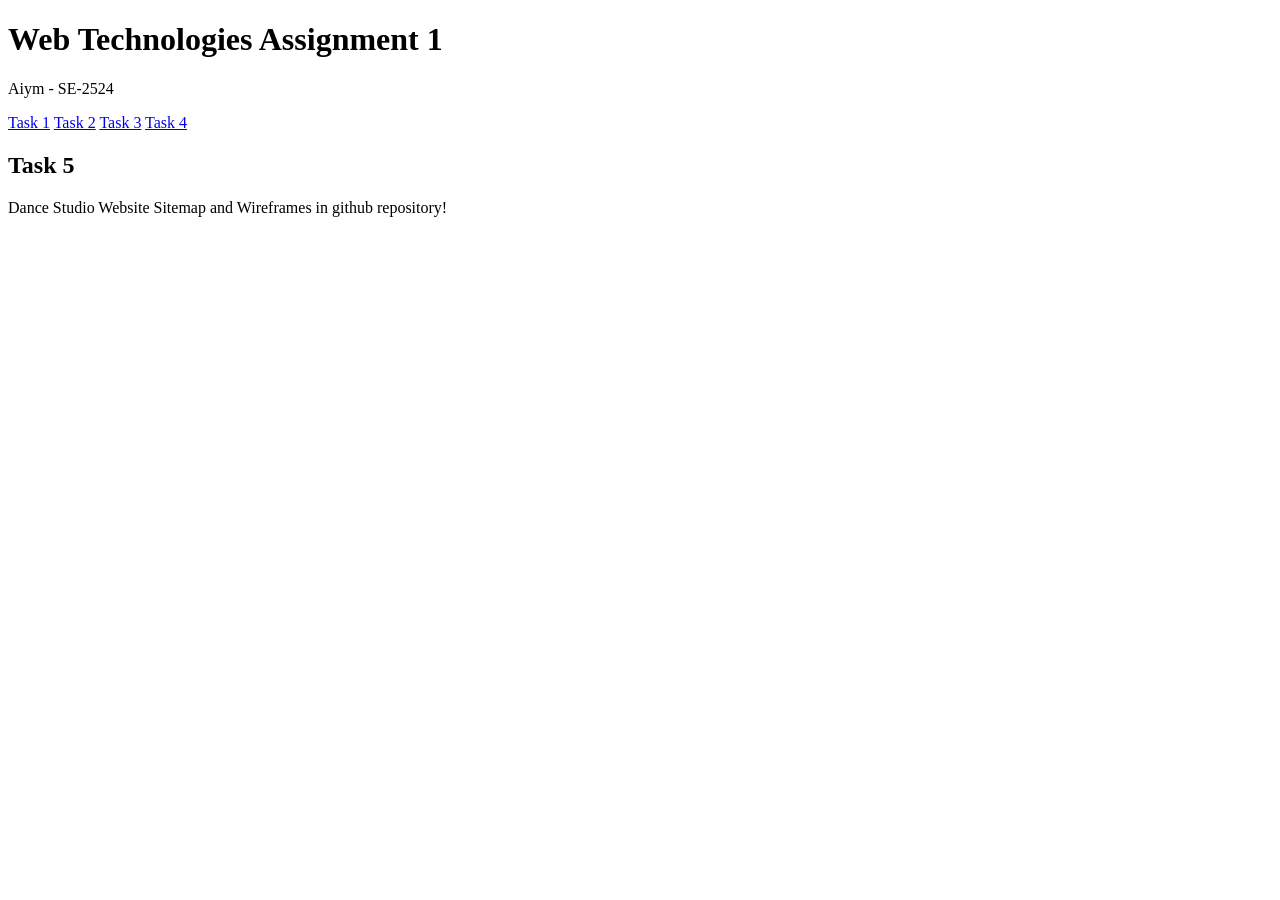
<file: index.html>
<!DOCTYPE html>
<html lang="en">
<head>
    <meta charset="UTF-8">
    <meta name="viewport" content="width=device-width, initial-scale=1.0">
    <title>Web Technologies Assignment 1</title>
</head>

<body>

    <h1>Web Technologies Assignment 1</h1>
    <p>Aiym - SE-2524</p>

    <a href="Task1/index.html">Task 1</a>
    <a href="Task2/index.html">Task 2</a>
    <a href="Task3/index.html">Task 3</a>
    <a href="Task4/index.html">Task 4</a>

    <h2>Task 5</h2>
    <p>Dance Studio Website Sitemap and Wireframes in github repository!</p>

</body>
</html>
</file>
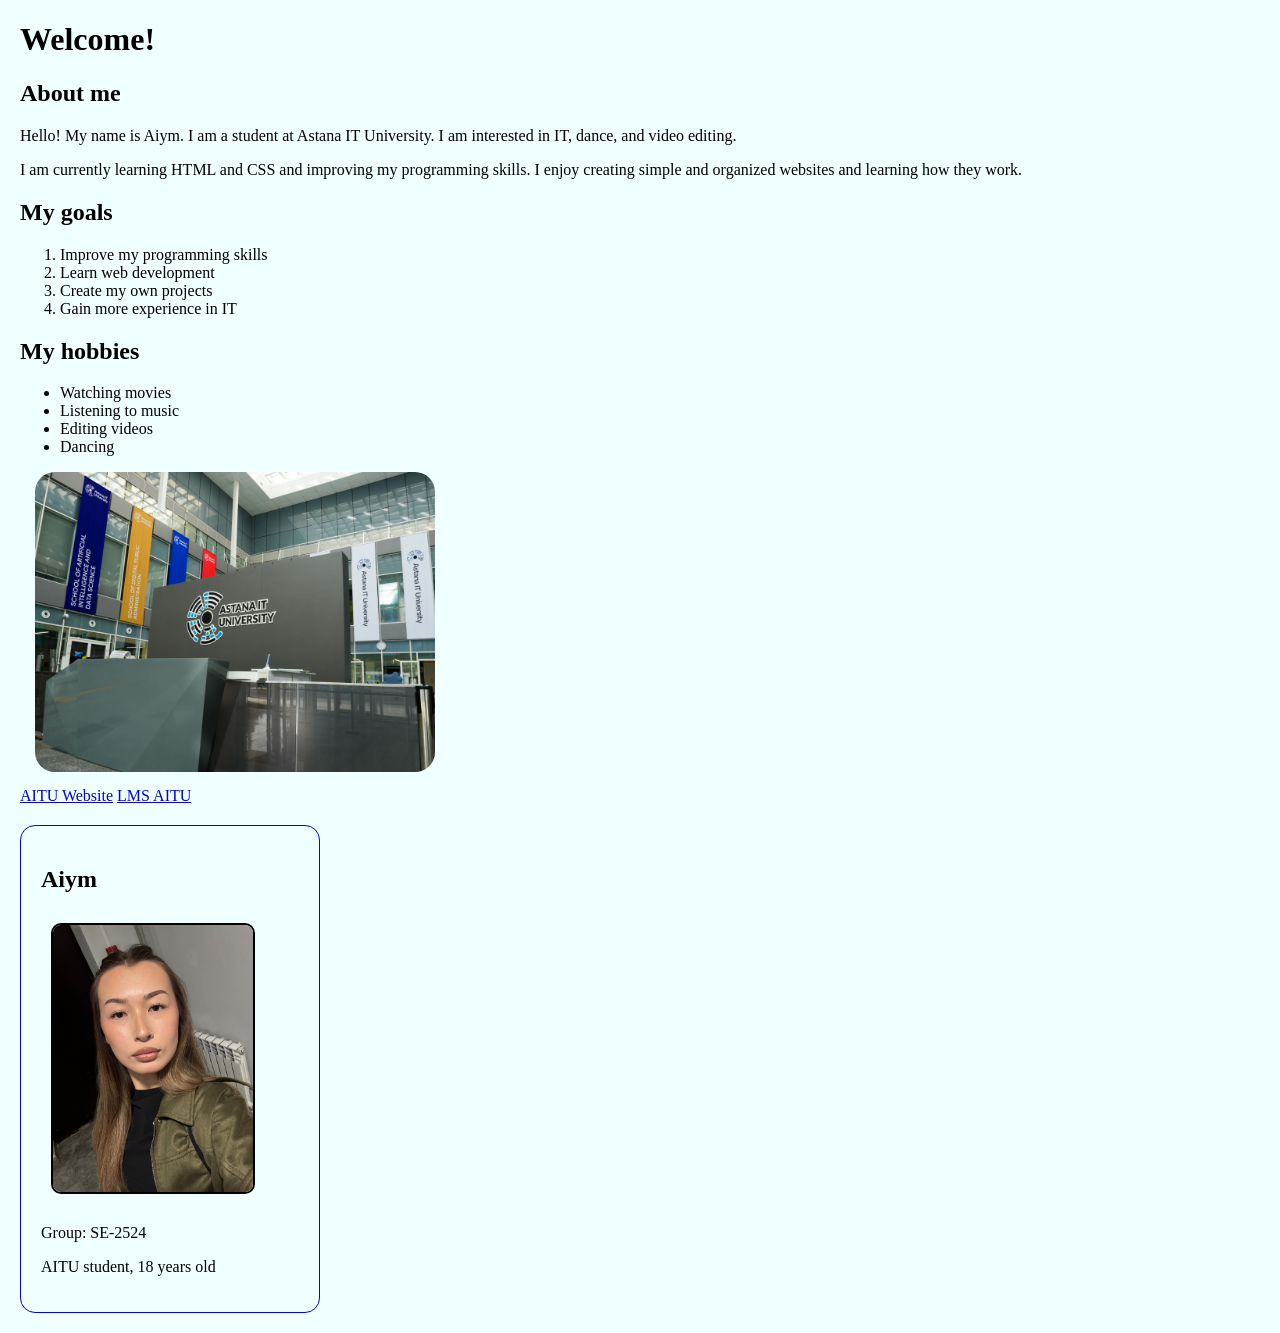
<file: Task1/index.html>
<!DOCTYPE html>
<html lang="en">
<head>
    <meta charset="UTF-8">
    <meta name="viewport" content="width=device-width, initial-scale=1.0">
    <link rel="stylesheet" href="style.css">
    <title>Task1</title>
</head>
<body>
    <h1>Welcome!</h1>
    <h2>About me</h2>
    <p>Hello! My name is Aiym. I am a student at Astana IT University.
    I am interested in IT, dance, and video editing.</p>
    <p>I am currently learning HTML and CSS and improving my programming skills.
    I enjoy creating simple and organized websites and learning how they work.</p>
    <h2>My goals</h2>
    <ol>
        <li>Improve my programming skills</li>
        <li>Learn web development</li>
        <li>Create my own projects</li>
        <li>Gain more experience in IT</li>
    </ol>
    <h2>My hobbies</h2>
    <ul>
        <li>Watching movies</li>
        <li>Listening to music</li>
        <li>Editing videos</li>
        <li>Dancing</li>
    </ul>
    <img id="photo" src="195fe23e__dsc9570.jpg" alt="Hall AITU"/>
    <a href="https://astanait.edu.kz/ru/how-to-apply">AITU Website</a>
    <a href="https://lms.astanait.edu.kz/login/index.php?loginredirect=1">LMS AITU</a>
    <div class="profile-card">
        <h2>Aiym</h2>
        <img id="myph" src="IMG_2412.jpg" alt="myphoto">
        <p>Group: SE-2524</p>
        <p>AITU student, 18 years old</p>
    </div>
</body>
</html>
</file>
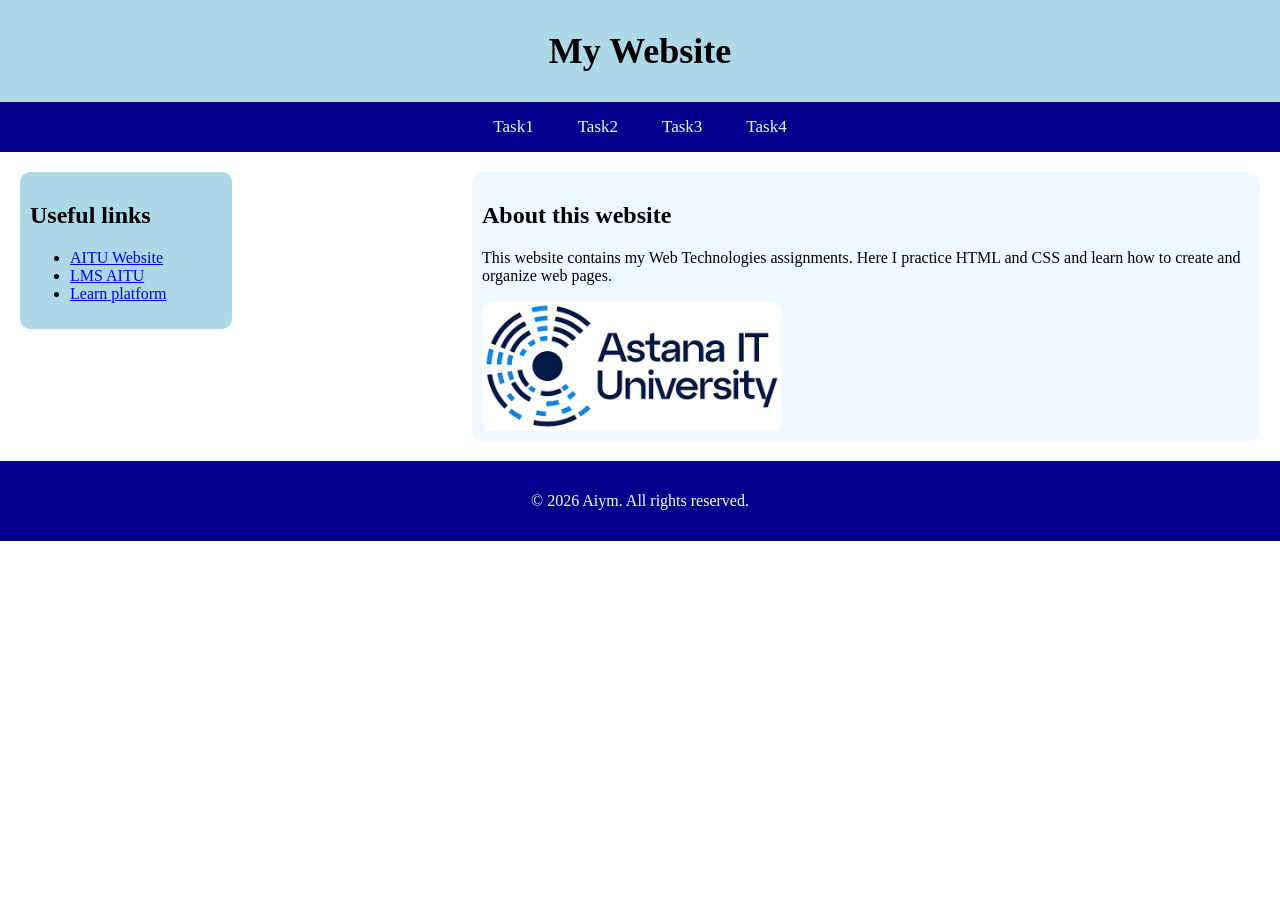
<file: Task2/index.html>
<!DOCTYPE html>
<html lang="en">
<head>
    <meta charset="UTF-8">
    <meta name="viewport" content="width=device-width, initial-scale=1.0">
    <link rel="stylesheet" href="style.css">
    <title>Task2</title>
</head>
<body>
    <div class="header">
        <h1>My Website</h1>
    </div>
    <div class="navbar">
    <a href="../Task1/index.html">Task1</a>
    <a href="../Task2/index.html">Task2</a>
    <a href="../Task3/index.html">Task3</a>
    <a href="../Task4/index.html">Task4</a>
    </div>
    <div class="sidebar">
        <h2>Useful links</h2>
        <ul>
            <li><a href="https://astanait.edu.kz/ru">AITU Website</a></li>
            <li><a href="https://lms.astanait.edu.kz/login/index.php?loginredirect=1">LMS AITU</a></li>
            <li><a href="https://learn.astanait.edu.kz/login?next=/dashboard">Learn platform</a></li>
        </ul>
    </div>
    <div class="main-content">
        <h2>About this website</h2>
        <p>This website contains my Web Technologies assignments. Here I practice HTML and CSS and learn how to create and organize web pages.</p>
        <img src="images.png" alt="logo-aitu">
    </div>
    <div class="footer">
        <p>&copy; 2026 Aiym. All rights reserved.</p>
    </div>
</body>
</html>
</file>
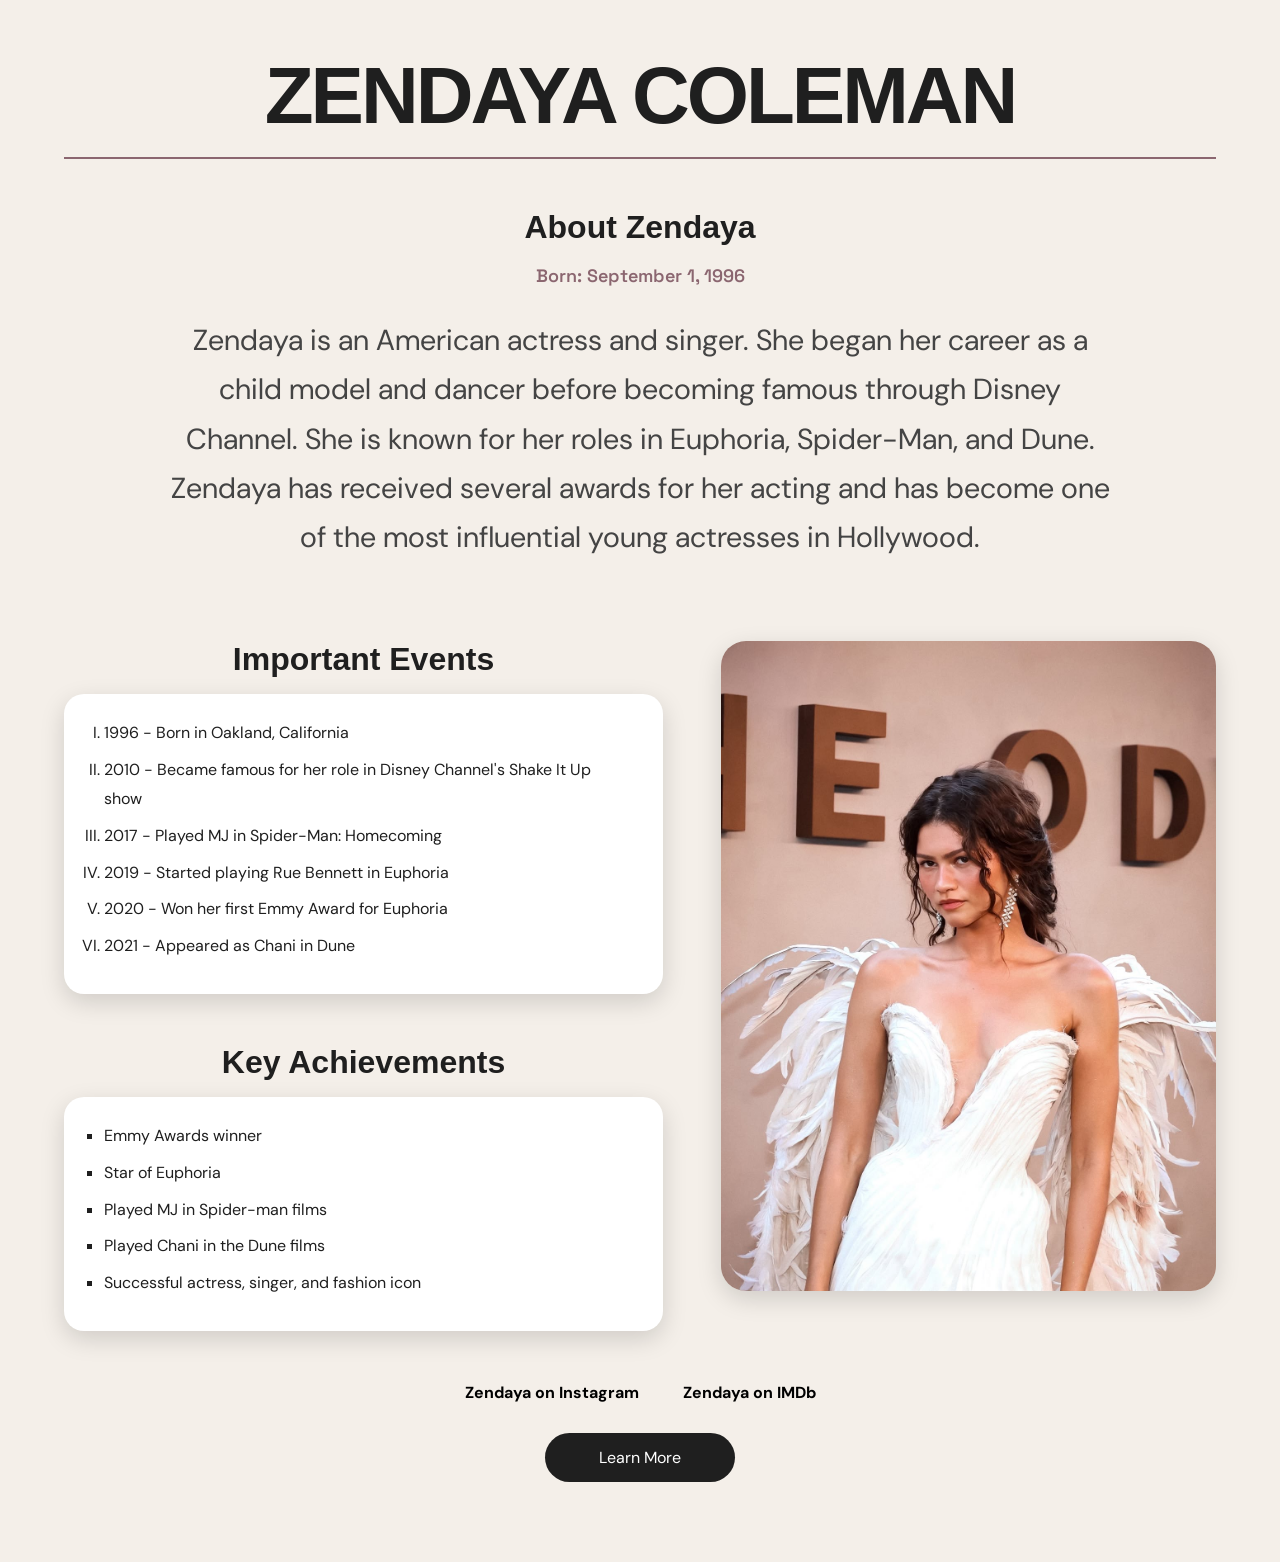
<file: Task3/index.html>
<!DOCTYPE html>
<html lang="en">
<head>
    <meta charset="UTF-8">
    <meta name="viewport" content="width=device-width, initial-scale=1.0">
    <link rel="preconnect" href="https://fonts.googleapis.com">
    <link rel="preconnect" href="https://fonts.gstatic.com" crossorigin>
    <link href="https://fonts.googleapis.com/css2?family=DM+Sans:wght@400;500;600;700&family=Space+Grotesk:wght@500;600;700&display=swap" rel="stylesheet">
    <link rel="stylesheet" href="style.css">
    <title>Task3</title>
</head>
<body>
    <div class="content">
    <h1>Zendaya Coleman</h1>
    <h2 class="center">About Zendaya</h2>
    <h3 class="center">Born: September 1, 1996</h3>
    <p class="center">Zendaya is an American actress and singer. She began her career as a child model and dancer before becoming famous through Disney Channel. She is known for her roles in Euphoria, Spider-Man, and Dune. Zendaya has received several awards for her acting and has become one of the most influential young actresses in Hollywood.</p>
    <div class="details">
    <div class="info">
    <h2>Important Events</h2>
    <ol>
        <li>1996 - Born in Oakland, California</li>
        <li>2010 - Became famous for her role in Disney Channel's Shake It Up show</li>
        <li>2017 - Played MJ in Spider-Man: Homecoming</li>
        <li>2019 - Started playing Rue Bennett in Euphoria</li>
        <li>2020 - Won her first Emmy Award for Euphoria</li>
        <li>2021 - Appeared as Chani in Dune</li>
    </ol>
    <h2>Key Achievements</h2>
    <ul>
        <li>Emmy Awards winner</li>
        <li>Star of Euphoria</li>
        <li>Played MJ in Spider-man films</li>
        <li>Played Chani in the Dune films</li>
        <li>Successful actress, singer, and fashion icon</li>
    </ul>
    </div>
    <div class="photo">
    <img src="IMG_2730.JPG" alt="Portrait of Zendaya">
    </div>
    </div>
    <div class="links">
    <a href="https://www.instagram.com/zendaya/?hl=ru">Zendaya on Instagram</a>
    <a href="https://www.imdb.com/name/nm3918035/">Zendaya on IMDb</a>
    </div>
    <a class="btn" href="https://en.wikipedia.org/wiki/Zendaya">Learn More</a>
    </div>
</body>
</html>
</file>
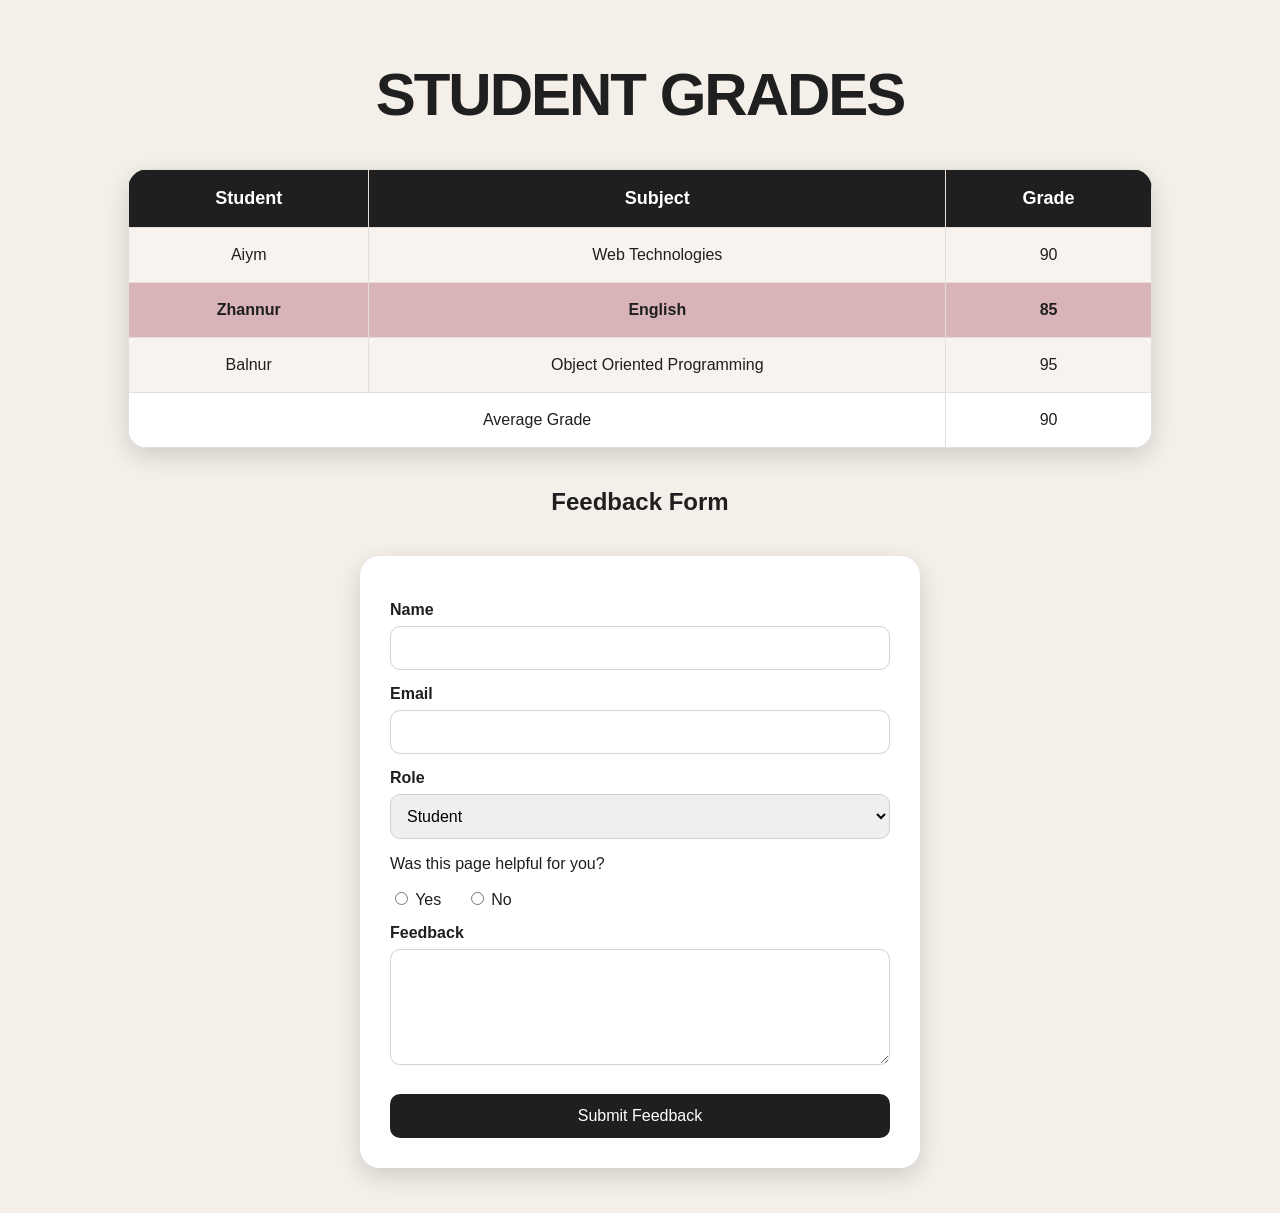
<file: Task4/index.html>
<!DOCTYPE html>
<html lang="en">
<head>
    <meta charset="UTF-8">
    <meta name="viewport" content="width=device-width, initial-scale=1.0">
    <link rel="stylesheet" href="style.css">
    <title>Task4</title>
</head>
<body>
    <h1 id="page-title">Student Grades</h1>
    <table>
        <tr>
            <th>Student</th>
            <th>Subject</th>
            <th>Grade</th>
        </tr>
        <tr>
            <td>Aiym</td>
            <td>Web Technologies</td>
            <td>90</td>
        </tr>
        <tr class="highlight">
            <td>Zhannur</td>
            <td>English</td>
            <td>85</td>
        </tr>
        <tr>
            <td>Balnur</td>
            <td>Object Oriented Programming</td>
            <td>95</td>
        </tr>
        <tr>
            <td colspan="2">Average Grade</td>
            <td>90</td>
        </tr>
    </table>

    <h2>Feedback Form</h2>
    <form>
        <label for="name">Name</label>
        <input type="text" id="name" name="name">
        <label for="email">Email</label>
        <input type="email" id="email" name="email">
        <label for="role">Role</label>

        <select name="role" id="role">
            <option value="student">Student</option>
            <option value="teacher">Teacher</option>
            <option value="guest">Guest</option>
        </select>
        <p>Was this page helpful for you?</p>
        <input type="radio" id="yes" name="helpful" value="yes">
        <label for="yes">Yes</label>
        <input type="radio" id="no" name="helpful" value="no">
        <label for="no">No</label>

        <label for="feedback">Feedback</label>
        <textarea name="feedback" id="feedback" rows="5"></textarea>

        <button type="submit">Submit Feedback</button>
    </form>
</body>
</html>
</file>
<file: Task1/style.css>
body {
    background-color: azure;
    font-family: 'Times New Roman', Times, serif;
    font-size: 16px;
    color: black;
    margin: 20px;
}
#photo {
    max-width: 400px;
    border-radius: 20px;
    display: block;
    margin: 15px;
}
a:hover{
    color: blue;
}
.profile-card {
    width: 300px;
    max-width: 100%;
    padding: 20px;
    border: 1px solid blue;
    border-radius: 15px;
    margin-top: 20px;
    box-sizing: border-box;
}
#myph{
    max-width: 200px;
    margin: 10px;
    border-radius: 10px;
    border: 2px solid black;
}
</file>
<file: Task2/style.css>
body {
    margin: 0;
    font-family: 'Times New Roman', Times, serif;
    color: black;
}
.header {
    background-color: lightblue;
    padding: 30px;
    text-align: center;
}
.header h1 {
    margin: 0;
    font-size: 36px;
}
.navbar {
    background-color: darkblue;
    padding: 15px;
    text-align: center;
}
.navbar a{
    color: aliceblue;
    text-decoration: none;
    margin: 0 20px;
    font-size: 17px;
}
.navbar a:hover{
    color: lightblue;
}
.sidebar {
    float: left;
    width: 15%;
    margin: 20px;
    padding: 10px;
    background-color: lightblue;
    border-radius: 10px;
}
.main-content {
    float: right;
    width: 60%;
    margin: 20px;
    padding: 10px;
    background-color: aliceblue;
    border-radius: 10px;
}
.main-content img{
    max-width: 300px;
    border-radius: 10px;
    display: block;
    margin-top: 15px;
}
.footer {
    clear: both;
    background-color: darkblue;
    color: white;
    text-align: center;
    padding: 15px;
}
</file>
<file: Task3/style.css>
body {
    margin: 0;
    background-color: #f4efe9; 
    font-family: "DM Sans", sans-serif;
    color: #1f1f1f;
}

.content {
    margin: 0 auto;
    max-width: 1400px;
    width: 90%;
    padding: 50px 0px;
}

h1 {
    font-family: "Space Grotsk", sans-serif;
    font-size: 80px;
    margin: 0;
    letter-spacing: -3px;
    text-transform: uppercase;
    text-align: center;
    border-bottom: 2px solid #8b6670;
    padding-bottom: 15px;
}

h2 {
    font-family: "Space Grotsk", sans-serif;
    font-size: 32px;
    margin-top: 50px;
    margin-bottom: 15px;
    text-align: center;
}

h3 {
    font-family: "Space Grotesk", sans-serif;
    font-size: 18px;
    font-weight: 600;
    color: #8b6670;
    margin-bottom: 20px;
}

p {
    max-width: 950px;
    font-size: 29px;
    line-height: 1.7;
    color: #444;
}

ol, ul {
    background-color: white;
    padding: 25px 40px;
    border-radius: 20px;
    line-height: 1.8;
    box-shadow: 0 8px 25px rgba(0, 0, 0, 0.15);
}

li {
    margin-bottom: 8px;
}


.links {
    text-align: center;
    margin-top: 35px;
}

.links a{
    color: black;
    text-decoration: none;
    margin: 0px 20px;
    font-weight: bold;
}

.links a:hover{
    color: #8b6670;
}

.btn {
    display: block;
    width: 150px;
    margin: 30px auto;
    padding: 14px 20px;
    background-color: #1f1f1f;
    color: white;
    text-align: center;
    text-decoration: none;
    border-radius: 30px;
}

.btn:hover {
    background-color: #8b6670;
    transform: translateY(-3px);
}

.info {
    float: left;
    width: 52%;
}

.photo {
    float: right;
    width: 43%;
}

.details::after {
    content: "";
    display: block;
    clear: both;
    margin-top:  20px;
}

.photo img {
    width: 100%;
    max-width: none;
    height: 650px;
    object-fit: cover;
    margin-top: 50px;
    border-radius: 25px;
    box-shadow: 0 8px 25px rgba(0, 0, 0, 0.15);
}

.center {
    text-align: center;
    margin-left: auto;
    margin-right: auto;
}

ol {
    list-style-type: upper-roman;
}

ul {
    list-style-type: square;
}
</file>
<file: Task4/style.css>
body {
    margin: 0;
    background-color: #f4efe9;
    font-family: Arial, sans-serif;
    color: #1f1f1f;
}

#page-title {
    text-align: center;
    font-size: 60px;
    margin-top: 60px;
    margin-bottom: 40px;
    text-transform: uppercase;
    letter-spacing: -2px;
}

table {
    width: 80%;
    margin: 30px auto;
    border-collapse: collapse;
    background-color: white;
    border-radius: 20px;
    overflow: hidden;
    box-shadow: 0 8px 25px rgba(0, 0, 0, 0.15);
}

th, td {
    padding: 18px;
    text-align: center;
    border: 1px solid #e5ddd8;
}

th {
    background-color: #1f1f1f;
    color: white;
    font-size: 18px;
}

tr:nth-child(even) {
    background-color: #f8f3ef;
}

.highlight {
    background-color: #d8b4b8;
    font-weight: bold;
}

form {
    width: 500px;
    margin: 40px auto;
    background-color: white;
    padding: 30px;
    border-radius: 20px;
    box-shadow: 0 8px 25px rgba(0, 0, 0, 0.15);
}

label {
    font-weight: bold;
    display: block;
    margin-top: 15px;
    margin-bottom: 7px;
}

input, select, textarea {
    width: 100%;
    padding: 12px;
    border: 1px solid #d8d0cb;
    border-radius: 10px;
    box-sizing: border-box;
    font-size: 16px;
}

input[type="radio"] {
    width: auto;
}

input[type="radio"] + label {
    display: inline;
    margin-right: 20px;
    font-weight: normal;
}
 button {
    width: 100%;
    padding: 13px;
    margin-top: 25px;
    background-color: #1f1f1f;
    color: white;
    border: none;
    border-radius: 10px;
    font-size: 16px;
    cursor: pointer;
 }
  button:hover {
    background-color: #8b6670;
  }
h2 {
    text-align: center;
    margin-top: 40px;
}
</file>
